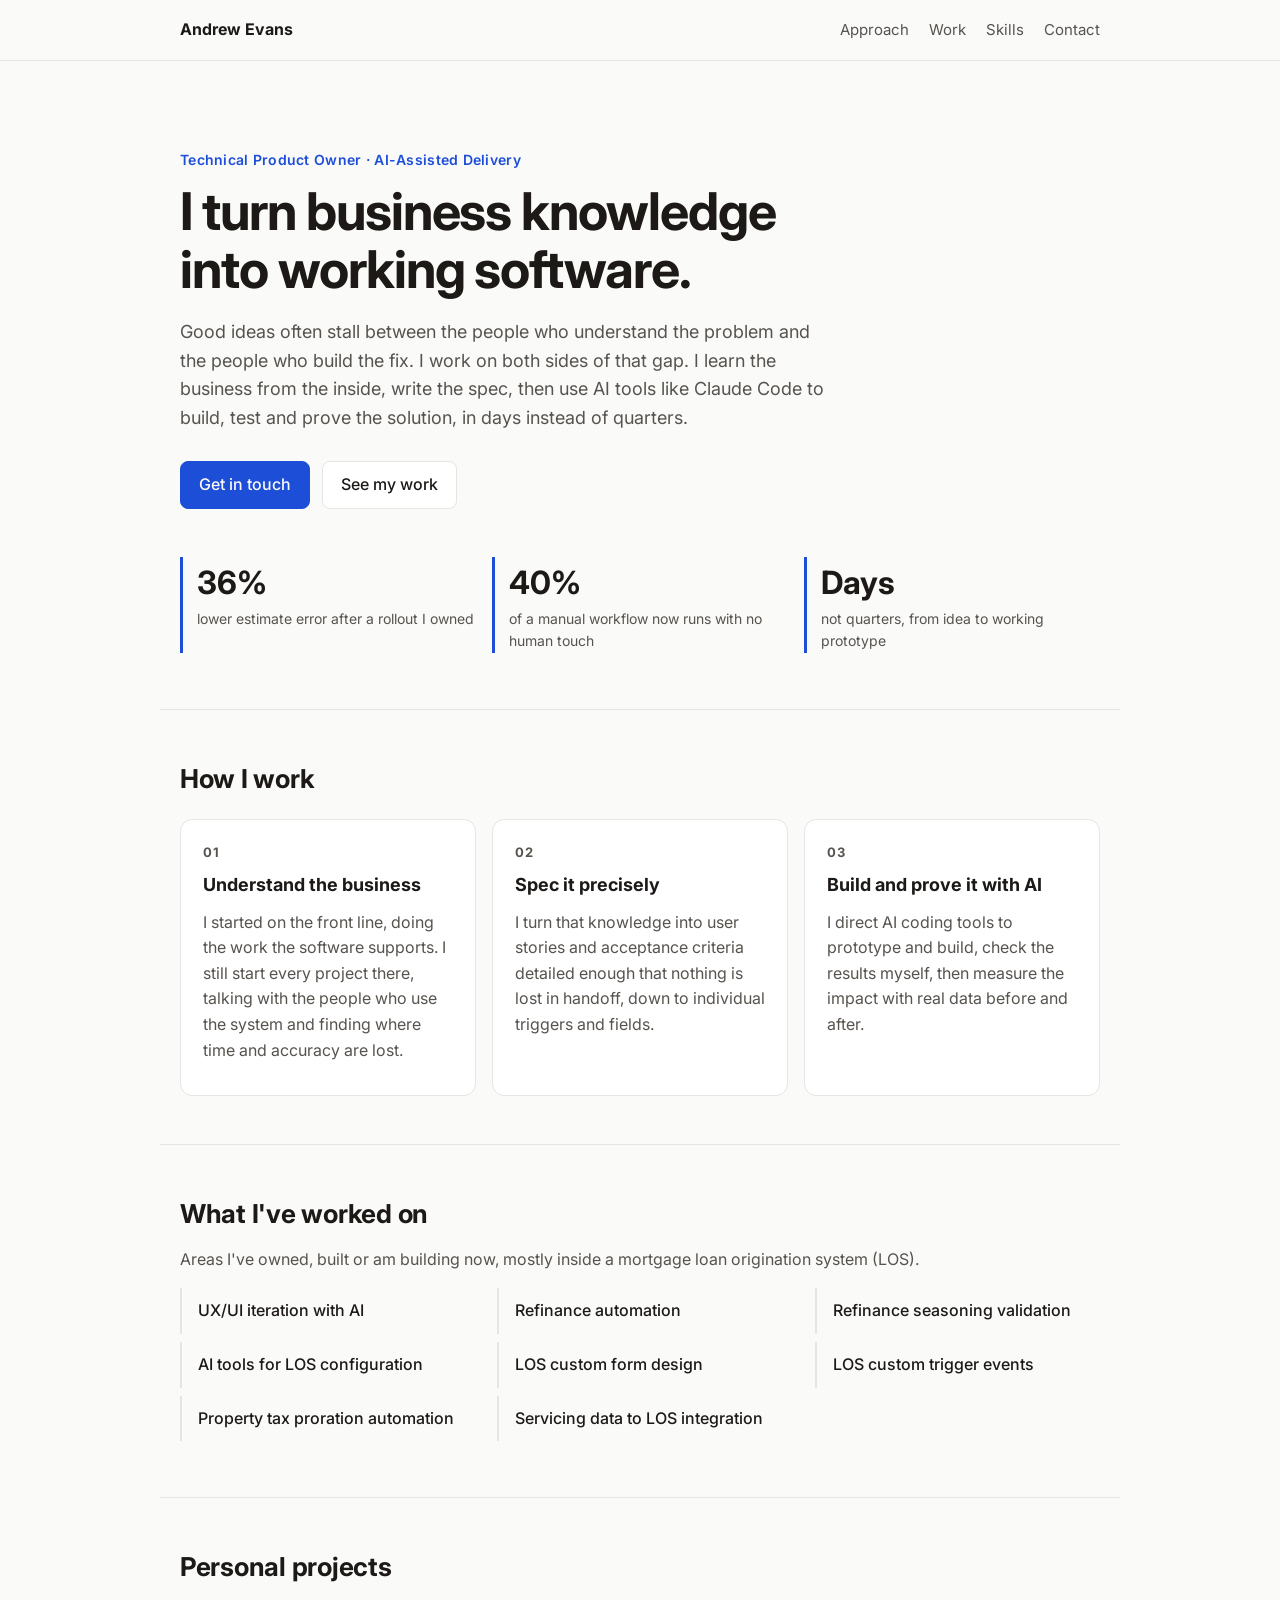
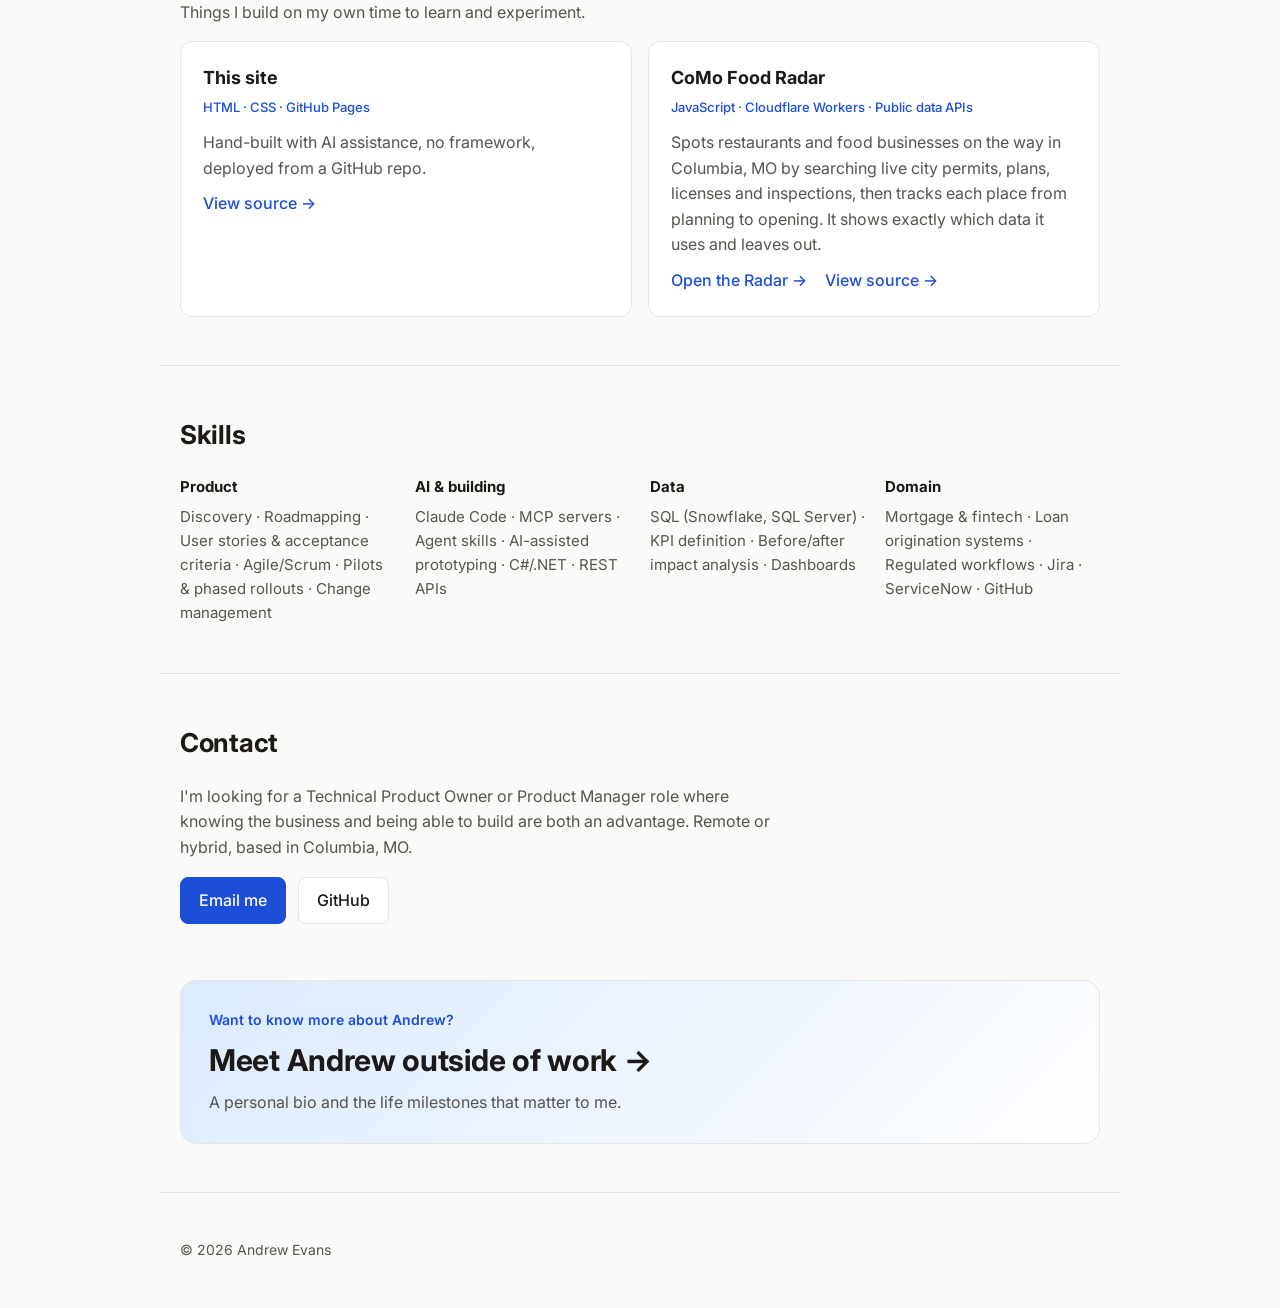
<file: index.html>
<!doctype html>
<html lang="en">
<head>
  <meta charset="utf-8">
  <meta name="viewport" content="width=device-width, initial-scale=1">
  <title>Andrew Evans · Technical Product Owner</title>
  <meta name="description" content="Andrew Evans: Technical Product Owner who uses AI to bridge the gap between business knowledge and implementation.">
  <link rel="preconnect" href="https://fonts.googleapis.com">
  <link rel="preconnect" href="https://fonts.gstatic.com" crossorigin>
  <link href="https://fonts.googleapis.com/css2?family=Inter:wght@400;500;600;700&display=swap" rel="stylesheet">
  <link rel="stylesheet" href="styles.css">
</head>
<body>
  <header class="site-header">
    <nav class="wrap nav">
      <a class="brand" href="#top">Andrew Evans</a>
      <ul>
        <li><a href="#approach">Approach</a></li>
        <li><a href="#work">Work</a></li>
        <li><a href="#skills">Skills</a></li>
        <li><a href="#contact">Contact</a></li>
      </ul>
    </nav>
  </header>

  <main id="top">
    <section class="hero wrap">
      <p class="eyebrow">Technical Product Owner · AI-Assisted Delivery</p>
      <h1>I turn business knowledge into working software.</h1>
      <p class="lede">
        Good ideas often stall between the people who understand the problem and the people who build the fix.
        I work on both sides of that gap. I learn the business from the inside, write the spec, then use AI tools
        like Claude Code to build, test and prove the solution, in days instead of quarters.
      </p>
      <div class="cta">
        <a class="btn primary" href="#contact">Get in touch</a>
        <a class="btn" href="#work">See my work</a>
      </div>
      <dl class="stats">
        <div><dt>36%</dt><dd>lower estimate error after a rollout I owned</dd></div>
        <div><dt>40%</dt><dd>of a manual workflow now runs with no human touch</dd></div>
        <div><dt>Days</dt><dd>not quarters, from idea to working prototype</dd></div>
      </dl>
    </section>

    <section id="approach" class="wrap section">
      <h2>How I work</h2>
      <div class="cards steps">
        <article class="card">
          <p class="step">01</p>
          <h3>Understand the business</h3>
          <p>I started on the front line, doing the work the software supports. I still start every project there, talking with the people who use the system and finding where time and accuracy are lost.</p>
        </article>
        <article class="card">
          <p class="step">02</p>
          <h3>Spec it precisely</h3>
          <p>I turn that knowledge into user stories and acceptance criteria detailed enough that nothing is lost in handoff, down to individual triggers and fields.</p>
        </article>
        <article class="card">
          <p class="step">03</p>
          <h3>Build and prove it with AI</h3>
          <p>I direct AI coding tools to prototype and build, check the results myself, then measure the impact with real data before and after.</p>
        </article>
      </div>
    </section>

    <section id="work" class="wrap section">
      <h2>What I've worked on</h2>
      <p class="muted">Areas I've owned, built or am building now, mostly inside a mortgage loan origination system (LOS).</p>
      <ul class="worklist">
        <li><h3>UX/UI iteration with AI</h3></li>
        <li><h3>Refinance automation</h3></li>
        <li><h3>Refinance seasoning validation</h3></li>
        <li><h3>AI tools for LOS configuration</h3></li>
        <li><h3>LOS custom form design</h3></li>
        <li><h3>LOS custom trigger events</h3></li>
        <li><h3>Property tax proration automation</h3></li>
        <li><h3>Servicing data to LOS integration</h3></li>
      </ul>
    </section>

    <section id="projects" class="wrap section">
      <h2>Personal projects</h2>
      <p class="muted">Things I build on my own time to learn and experiment.</p>
      <div class="cards">
        <article class="card">
          <h3>This site</h3>
          <p class="meta">HTML · CSS · GitHub Pages</p>
          <p>Hand-built with AI assistance, no framework, deployed from a GitHub repo.</p>
          <a class="link" href="https://github.com/Andrew-Jake-Evans/andrew-jake-evans.github.io">View source →</a>
        </article>
        <article class="card">
          <h3>CoMo Food Radar</h3>
          <p class="meta">JavaScript · Cloudflare Workers · Public data APIs</p>
          <p>Spots restaurants and food businesses on the way in Columbia, MO by searching live city permits, plans, licenses and inspections, then tracks each place from planning to opening. It shows exactly which data it uses and leaves out.</p>
          <a class="link" href="https://andrew-jake-evans.github.io/como-business-radar/">Open the Radar →</a>
          <a class="link" href="https://github.com/Andrew-Jake-Evans/como-business-radar">View source →</a>
        </article>
      </div>
    </section>

    <section id="skills" class="wrap section">
      <h2>Skills</h2>
      <div class="skills">
        <div><h3>Product</h3><p>Discovery · Roadmapping · User stories &amp; acceptance criteria · Agile/Scrum · Pilots &amp; phased rollouts · Change management</p></div>
        <div><h3>AI &amp; building</h3><p>Claude Code · MCP servers · Agent skills · AI-assisted prototyping · C#/.NET · REST APIs</p></div>
        <div><h3>Data</h3><p>SQL (Snowflake, SQL Server) · KPI definition · Before/after impact analysis · Dashboards</p></div>
        <div><h3>Domain</h3><p>Mortgage &amp; fintech · Loan origination systems · Regulated workflows · Jira · ServiceNow · GitHub</p></div>
      </div>
    </section>

    <section id="contact" class="wrap section contact">
      <h2>Contact</h2>
      <p>I'm looking for a Technical Product Owner or Product Manager role where knowing the business and being able to build are both an advantage. Remote or hybrid, based in Columbia, MO.</p>
      <div class="cta">
        <a class="btn primary" href="mailto:andrew.jake.evans@gmail.com">Email me</a>
        <a class="btn" href="https://github.com/Andrew-Jake-Evans">GitHub</a>
      </div>
    </section>

    <section class="wrap meet">
      <a class="meet-card" href="about/">
        <span class="meet-kicker">Want to know more about Andrew?</span>
        <span class="meet-title">Meet Andrew outside of work →</span>
        <span class="meet-sub">A personal bio and the life milestones that matter to me.</span>
      </a>
    </section>
  </main>

  <footer class="wrap footer">
    <p>© 2026 Andrew Evans</p>
  </footer>
</body>
</html>
</file>
<file: styles.css>
:root {
  --bg: #fafaf9;
  --surface: #ffffff;
  --text: #1c1917;
  --muted: #57534e;
  --border: #e7e5e4;
  --accent: #1d4ed8;
  --accent-soft: #dbeafe;
}
@media (prefers-color-scheme: dark) {
  :root {
    --bg: #0c0a09;
    --surface: #1c1917;
    --text: #f5f5f4;
    --muted: #a8a29e;
    --border: #292524;
    --accent: #60a5fa;
    --accent-soft: #172554;
  }
}

* { box-sizing: border-box; }
html { scroll-behavior: smooth; }
body {
  margin: 0;
  background: var(--bg);
  color: var(--text);
  font: 16px/1.6 Inter, system-ui, -apple-system, sans-serif;
}
a { color: var(--accent); }
.wrap { max-width: 960px; margin: 0 auto; padding: 0 20px; }

.site-header {
  position: sticky; top: 0; z-index: 10;
  background: color-mix(in srgb, var(--bg) 85%, transparent);
  backdrop-filter: blur(8px);
  border-bottom: 1px solid var(--border);
}
.nav { display: flex; align-items: center; justify-content: space-between; height: 60px; }
.brand { font-weight: 700; color: var(--text); text-decoration: none; }
.nav ul { display: flex; gap: 20px; list-style: none; margin: 0; padding: 0; }
.nav ul a { color: var(--muted); text-decoration: none; font-size: 15px; }
.nav ul a:hover { color: var(--text); }

.hero { padding: 88px 20px 56px; }
.eyebrow { color: var(--accent); font-weight: 600; font-size: 14px; letter-spacing: .02em; margin: 0 0 12px; }
h1 { font-size: clamp(32px, 5vw, 52px); line-height: 1.1; letter-spacing: -.02em; margin: 0 0 20px; max-width: 18ch; }
.lede { font-size: 18px; color: var(--muted); max-width: 60ch; margin: 0 0 28px; }

.cta { display: flex; flex-wrap: wrap; gap: 12px; }
.btn {
  display: inline-block; padding: 10px 18px; border-radius: 8px;
  border: 1px solid var(--border); background: var(--surface);
  color: var(--text); text-decoration: none; font-weight: 500;
}
.btn:hover { border-color: var(--accent); }
.btn.primary { background: var(--accent); border-color: var(--accent); color: var(--bg); }

.stats { display: grid; grid-template-columns: repeat(auto-fit, minmax(200px, 1fr)); gap: 16px; margin: 48px 0 0; }
.stats div { border-left: 3px solid var(--accent); padding-left: 14px; }
.stats dt { font-size: 32px; font-weight: 700; }
.stats dd { margin: 0; color: var(--muted); font-size: 14px; }

.section { padding: 48px 20px; border-top: 1px solid var(--border); }
h2 { font-size: 26px; letter-spacing: -.01em; margin: 0 0 20px; }
.muted { color: var(--muted); margin-top: -8px; }

.cards { display: grid; grid-template-columns: repeat(auto-fit, minmax(260px, 1fr)); gap: 16px; }
.card { background: var(--surface); border: 1px solid var(--border); border-radius: 12px; padding: 22px; }
.card h3 { margin: 0 0 4px; font-size: 18px; }
.card .meta { margin: 0 0 12px; color: var(--accent); font-size: 13px; font-weight: 500; }
.card p { margin: 0 0 10px; color: var(--muted); }
.card.placeholder { border-style: dashed; background: transparent; }
.link { font-weight: 500; text-decoration: none; }

.skills { display: grid; grid-template-columns: repeat(auto-fit, minmax(200px, 1fr)); gap: 20px; }
.skills h3 { margin: 0 0 6px; font-size: 15px; }
.skills p { margin: 0; color: var(--muted); font-size: 15px; }

.contact p { max-width: 60ch; color: var(--muted); }
.footer { padding: 32px 20px; color: var(--muted); font-size: 14px; border-top: 1px solid var(--border); }

@media (max-width: 600px) {
  .nav ul { gap: 14px; }
  .nav ul li:nth-child(3) { display: none; }
  .hero { padding-top: 56px; }
}

.step { font-size: 13px; font-weight: 700; color: var(--accent); margin: 0 0 8px !important; letter-spacing: .05em; }
.steps .card h3 { margin-bottom: 10px; }

.worklist { list-style: none; margin: 0; padding: 0; display: grid; grid-template-columns: repeat(auto-fit, minmax(280px, 1fr)); gap: 0 32px; }
.worklist li { padding: 10px 0 10px 16px; border-left: 2px solid var(--border); margin-bottom: 8px; }
.worklist li:hover { border-left-color: var(--accent); }
.worklist h3 { margin: 0; font-size: 16px; font-weight: 500; }
.worklist p { margin: 0; color: var(--muted); font-size: 15px; }
.card .link + .link { margin-left: 14px; }

/* Meet Andrew callout */
.meet { padding: 8px 20px 48px; }
.meet-card {
  display: block; text-decoration: none; color: var(--text); border-radius: 16px; padding: 28px;
  background: linear-gradient(135deg, var(--accent-soft), var(--surface)); border: 1px solid var(--border);
  transition: border-color .15s, transform .15s;
}
.meet-card:hover { border-color: var(--accent); transform: translateY(-2px); }
.meet-kicker { display: block; color: var(--accent); font-weight: 600; font-size: 14px; }
.meet-title { display: block; font-size: clamp(22px, 3vw, 30px); font-weight: 700; letter-spacing: -.01em; margin: 4px 0 6px; }
.meet-sub { display: block; color: var(--muted); }
</file>
